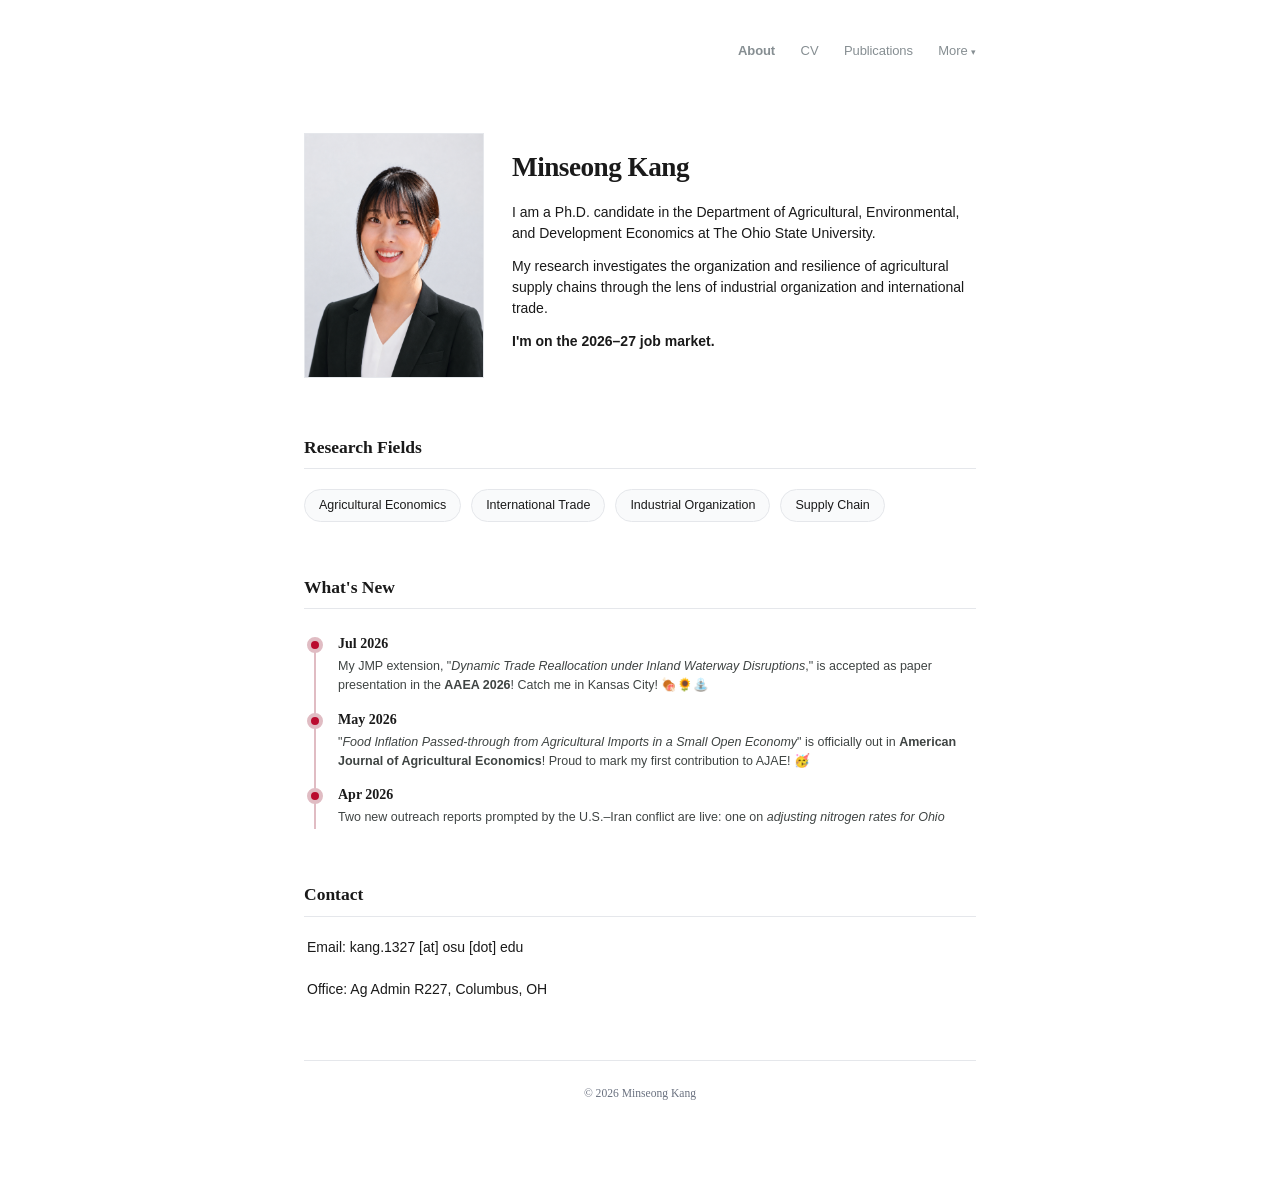
<file: index.html>
<!DOCTYPE html>
<!-- chanh.ee 스타일의 미니멀 학술 포트폴리오 사이트 -->
<!-- "▼" 표시가 있는 부분을 본인 정보로 바꾸면 됩니다. -->
<html lang="en">
<head>
  <meta charset="UTF-8" />
  <meta name="viewport" content="width=device-width, initial-scale=1.0" />
  <title>Minseong Kang</title>
  <meta name="description" content="Minseong Kang — Ph.D. candidate in Agricultural, Environmental, and Development Economics at The Ohio State University. Research on agri-food supply chains, transportation, extreme weather, industrial organization, and international trade." />
  <meta name="author" content="Minseong Kang" />
  <!-- Lato 글꼴 불러오기 -->
  <link rel="preconnect" href="https://fonts.googleapis.com" />
  <link rel="preconnect" href="https://fonts.gstatic.com" crossorigin />
  <link href="https://fonts.googleapis.com/css2?family=Lato:wght@400;700&display=swap" rel="stylesheet" />
  <!-- GoatCounter (쿠키 없는 방문 통계) -->
  <script data-goatcounter="https://soyminseong.goatcounter.com/count"
          async src="//gc.zgo.at/count.js"></script>
  <!-- Google Analytics (GA4) -->
  <script async src="https://www.googletagmanager.com/gtag/js?id=G-K0W3YGVCZ0"></script>
  <script>
    window.dataLayer = window.dataLayer || [];
    function gtag(){dataLayer.push(arguments);}
    gtag('js', new Date());
    gtag('config', 'G-K0W3YGVCZ0');
  </script>
  <link rel="stylesheet" href="style.css" />
</head>
<body>
<main class="container">

  <!-- ===== 상단 네비게이션 ===== -->
  <nav class="topnav">
    <div class="nav-links">
      <a href="index.html" class="active">About</a>
      <a href="https://www.dropbox.com/scl/fi/qak8r7mz8bobqrrjjdyu9/CV_Minseong_Kang.pdf?rlkey=2enrabgiauzgzu0ejdsg5ez2p&st=vs70k3v3&dl=0" target="_blank">CV</a>
      <a href="publications.html">Publications</a>
      <span class="nav-dropdown">
        <a class="nav-more" onclick="this.parentNode.classList.toggle('open')">More <span class="caret">▾</span></a>
        <span class="dropdown-menu">
          <a href="teaching.html">Teaching</a>
          <a href="extension.html">Extension</a>
          <a href="data.html">Data &amp; Code</a>
        </span>
      </span>
    </div>
  </nav>

  <!-- ===== 히어로 (사진 + 소개) ===== -->
  <section id="about" class="hero">
    <!-- ▼ 프로필 사진 -->
    <img class="avatar" src="profile.jpg" alt="Minseong Kang"
         onerror="this.style.background='#e8e8e8';this.removeAttribute('src');" />
    <div class="hero-text">
      <h1>Minseong Kang</h1>
      <p>
        I am a Ph.D. candidate in the
        <a href="https://aede.osu.edu/" target="_blank">Department of Agricultural,
        Environmental, and Development Economics</a> at
        <a href="https://www.osu.edu/" target="_blank">The Ohio State University</a>.
      </p>
      <p>
        My research investigates the organization and resilience of
        agricultural supply chains through the lens of industrial
        organization and international trade.
      </p>
      <p>
        <span class="semi">I'm on the 2026–27 job market.</span>
      </p>
    </div>
  </section>

  <!-- ===== Research Fields ===== -->
  <section id="research" class="block">
    <h2>Research Fields</h2>
    <div class="fields">
      <span class="field">Agricultural Economics</span>
      <span class="field">International Trade</span>
      <span class="field">Industrial Organization</span>
      <span class="field">Supply Chain</span>
    </div>
  </section>

  <!-- ===== Recent News & Publications (최근 소식) ===== -->
  <section id="news" class="block">
    <h2>What's New</h2>
    <!-- 박스 안에서 스크롤됩니다. 높이는 style.css의 .timeline-scroll max-height로 조절 -->
    <div class="timeline-scroll">
      <ul class="timeline">
        <!-- ▼ li 하나가 소식 하나입니다. 복사해서 늘리거나 지우세요. -->
        <li>
          <span class="tl-date">Jul 2026</span>
          <p>My JMP extension, "<em>Dynamic Trade Reallocation under Inland Waterway Disruptions</em>," is
          accepted as paper presentation in the <strong>AAEA 2026</strong>! Catch me in
          Kansas City! 🍖🌻⛲</p>
        </li>
        <li>
          <span class="tl-date">May 2026</span>
          <p>"<a href="https://onlinelibrary.wiley.com/doi/10.1002/ajae.70063" target="_blank">Food
          Inflation Passed-through from Agricultural Imports in a Small Open Economy</a>" is officially out
          in <strong>American Journal of Agricultural Economics</strong>! Proud to mark my first
          contribution to AJAE! 🥳</p>
        </li>
        <li>
          <span class="tl-date">Apr 2026</span>
          <p>Two new outreach reports prompted by the U.S.–Iran conflict are live: one on
          <a href="https://aede.osu.edu/sites/default/files/2026-04/Kang%20and%20Lee%20-%20Corn%20Nitrogen%20Rates.pdf" target="_blank"><em>adjusting
          nitrogen rates for Ohio corn producers</em></a>, and another
          <a href="https://gelade1.substack.com/p/has-the-us-iran-war-raised-prices" target="_blank"><em>asking
          how much the war actually moved soybean prices</em></a>.</p>
        </li>
        <li>
          <span class="tl-date">Apr 2026</span>
          <p>Had a great time presenting my paper on <em>the resilience benefits of the renewable
          diesel boom</em> at the <strong>2026 NCCC-134 Annual Meeting</strong> in Chicago!</p>
        </li>
        <li>
          <span class="tl-date">Mar 2026</span>
          <p>My <a class="noital" href="https://papers.ssrn.com/sol3/papers.cfm?abstract_id=5944294" target="_blank">JMP on <em>the economic costs of barge disruptions</em></a> has received an R&amp;R at the
          <strong>AJAE</strong>! 🤞</p>
        </li>
        <li>
          <span class="tl-date">Feb 2026</span>
          <p>Our article on
          <a href="https://www.choicesmagazine.org/choices-magazine/submitted-articles/uneven-state-level-exposure-to-potential-us-tariff-disputes-with-canada-and-mexico" target="_blank">state-level
          exposure to U.S. tariff disputes</a> is now published in <strong>Choices</strong>. Go give
          it a read! 👀</p>
        </li>
      </ul>
    </div>
  </section>

  <!-- ===== Contact ===== -->
  <section id="contact" class="block">
    <h2>Contact</h2>
    <p class="contact-line">Email: <a href="mailto:kang.1327@osu.edu">kang.1327 [at] osu [dot] edu</a></p>
    <p class="contact-line" style="margin-top: 1.5em;">Office: Ag Admin R227, Columbus, OH</p>
  </section>

  <!-- ===== 하단 ===== -->
  <footer>
    <p>© 2026 Minseong Kang</p>
  </footer>

</main>
</body>
</html>
</file>
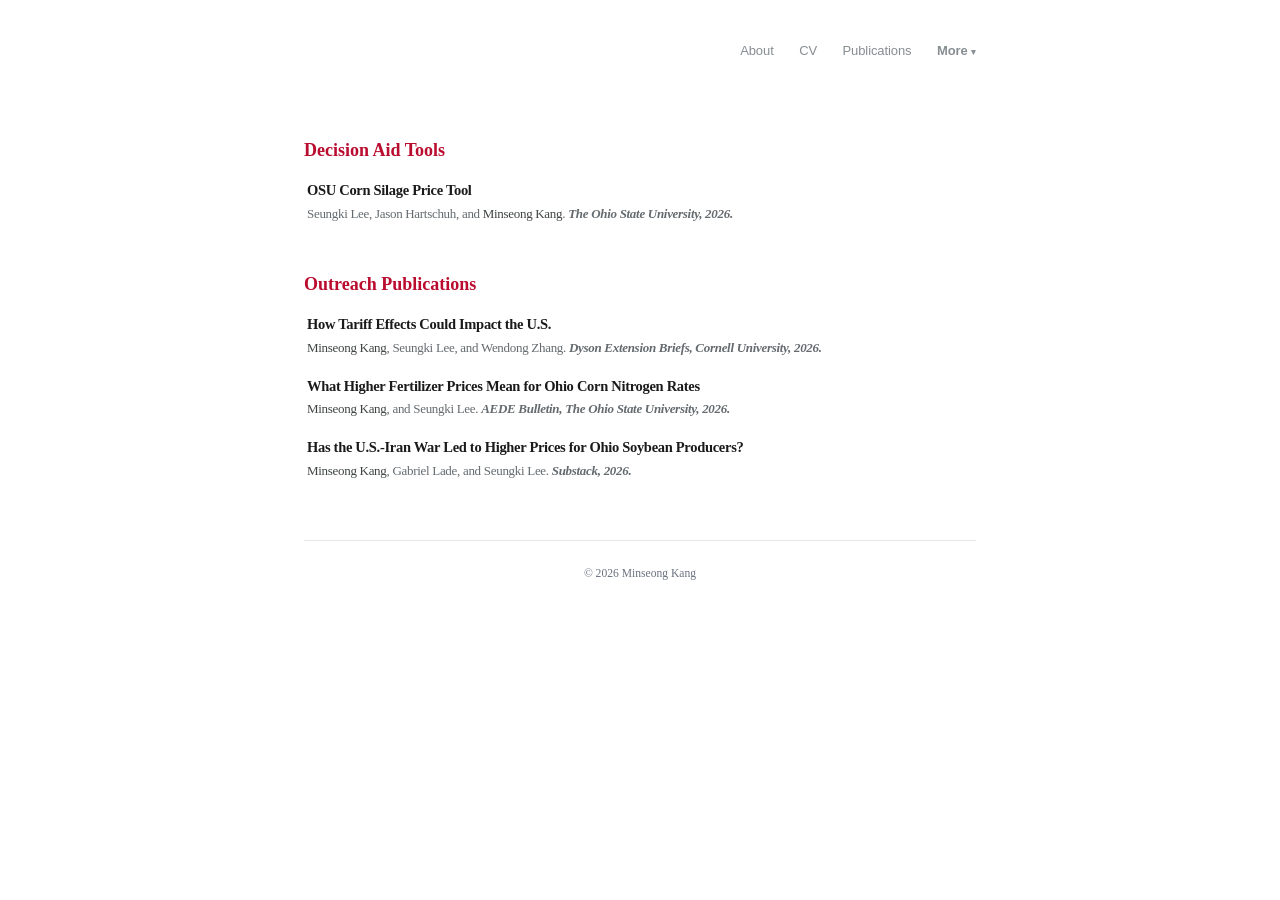
<file: extension.html>
<!DOCTYPE html>
<!-- Extension 페이지 -->
<html lang="en">
<head>
  <meta charset="UTF-8" />
  <meta name="viewport" content="width=device-width, initial-scale=1.0" />
  <title>Extension | Minseong Kang</title>
  <!-- GoatCounter (쿠키 없는 방문 통계) -->
  <script data-goatcounter="https://soyminseong.goatcounter.com/count"
          async src="//gc.zgo.at/count.js"></script>
  <!-- Google Analytics (GA4) -->
  <script async src="https://www.googletagmanager.com/gtag/js?id=G-K0W3YGVCZ0"></script>
  <script>
    window.dataLayer = window.dataLayer || [];
    function gtag(){dataLayer.push(arguments);}
    gtag('js', new Date());
    gtag('config', 'G-K0W3YGVCZ0');
  </script>
  <link rel="stylesheet" href="style.css" />
</head>
<body>
<main class="container">

  <!-- ===== 상단 네비게이션 ===== -->
  <nav class="topnav">
    <div class="nav-links">
      <a href="index.html">About</a>
      <a href="https://www.dropbox.com/scl/fi/qak8r7mz8bobqrrjjdyu9/CV_Minseong_Kang.pdf?rlkey=2enrabgiauzgzu0ejdsg5ez2p&st=vs70k3v3&dl=0" target="_blank">CV</a>
      <a href="publications.html">Publications</a>
      <span class="nav-dropdown">
        <a class="nav-more active" onclick="this.parentNode.classList.toggle('open')">More <span class="caret">▾</span></a>
        <span class="dropdown-menu">
          <a href="teaching.html">Teaching</a>
          <a href="extension.html" class="active">Extension</a>
          <a href="data.html">Data &amp; Code</a>
        </span>
      </span>
    </div>
  </nav>

  <!-- ===== Extension ===== -->
  <section id="extension" class="block">

    <!-- ===== Decision Aid Tools ===== -->
    <h3 class="pub-cat">Decision Aid Tools</h3>

    <article class="pub-item">
      <p class="pub-title"><a class="title-link" href="https://go.osu.edu/silagepricing" target="_blank">OSU Corn Silage Price Tool</a></p>
      <p class="pub-authors"><a href="https://sites.google.com/view/seungkilee/home" target="_blank">Seungki Lee</a>, Jason Hartschuh, and <span class="me">Minseong Kang</span>. <em><strong>The Ohio State University, 2026.</strong></em></p>
    </article>

    <!-- ===== Outreach Publications ===== -->
    <h3 class="pub-cat">Outreach Publications</h3>

    <article class="pub-item">
      <p class="pub-title">How Tariff Effects Could Impact the U.S.</p>
      <p class="pub-authors"><span class="me">Minseong Kang</span>, <a href="https://sites.google.com/view/seungkilee/home" target="_blank">Seungki Lee</a>, and <a href="https://wendongzhang.weebly.com" target="_blank">Wendong Zhang</a>. <em><strong>Dyson Extension Briefs, Cornell University, 2026.</strong></em></p>
    </article>

    <article class="pub-item">
      <p class="pub-title"><a class="title-link" href="https://bpb-us-w2.wpmucdn.com/u.osu.edu/dist/9/126967/files/2026/05/Q22026-What-Higher-Fertilizer-Prices-Mean-for-Ohio-Corn-Nitrogen-Rates.pdf" target="_blank">What Higher Fertilizer Prices Mean for Ohio Corn Nitrogen Rates</a></p>
      <p class="pub-authors"><span class="me">Minseong Kang</span>, and <a href="https://sites.google.com/view/seungkilee/home" target="_blank">Seungki Lee</a>. <em><strong>AEDE Bulletin, The Ohio State University, 2026.</strong></em></p>
    </article>

    <article class="pub-item">
      <p class="pub-title"><a class="title-link" href="https://gelade1.substack.com/p/has-the-us-iran-war-raised-prices" target="_blank">Has the U.S.-Iran War Led to Higher Prices for Ohio Soybean Producers?</a></p>
      <p class="pub-authors"><span class="me">Minseong Kang</span>, <a href="https://gabe-lade.github.io" target="_blank">Gabriel Lade</a>, and <a href="https://sites.google.com/view/seungkilee/home" target="_blank">Seungki Lee</a>. <em><strong>Substack, 2026.</strong></em></p>
    </article>

  </section>

  <!-- ===== 하단 ===== -->
  <footer>
    <p>© 2026 Minseong Kang</p>
  </footer>

</main>
</body>
</html>
</file>
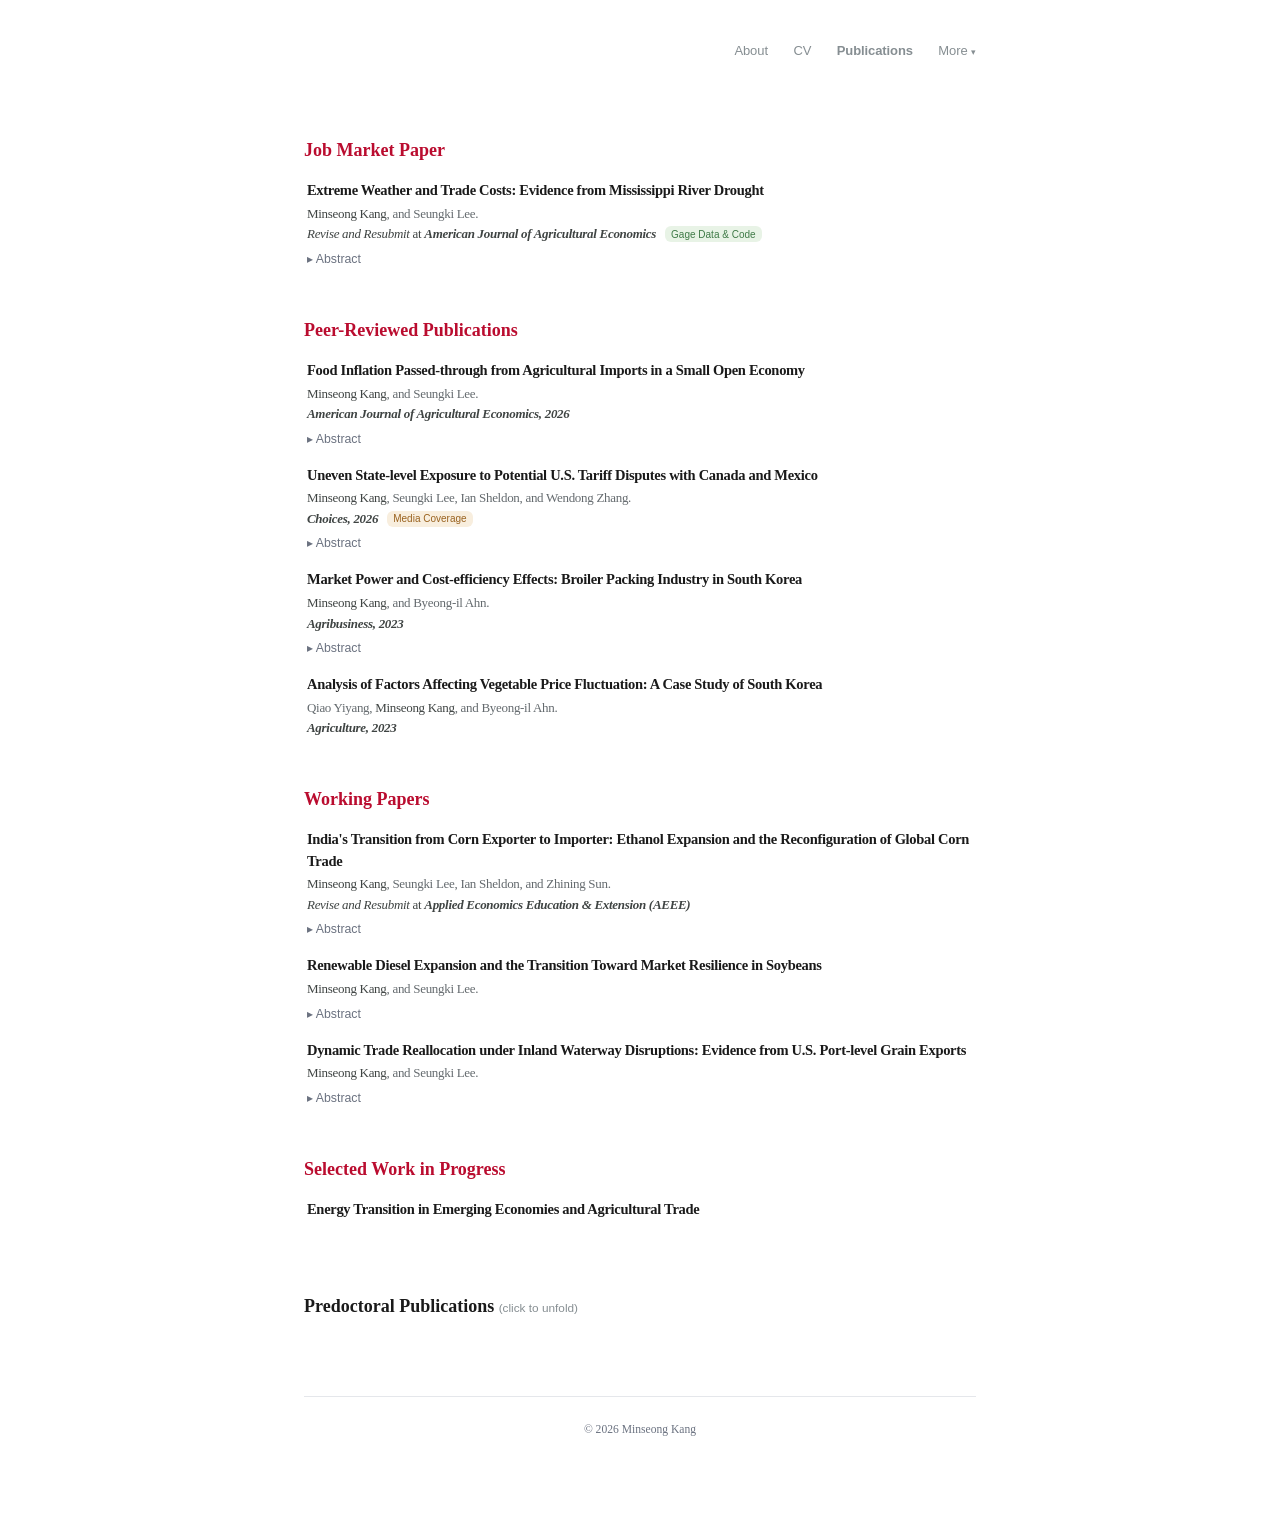
<file: publications.html>
<!DOCTYPE html>
<!-- Publications 페이지 -->
<html lang="en">
<head>
  <meta charset="UTF-8" />
  <meta name="viewport" content="width=device-width, initial-scale=1.0" />
  <title>Publications | Minseong Kang</title>
  <!-- GoatCounter (쿠키 없는 방문 통계) -->
  <script data-goatcounter="https://soyminseong.goatcounter.com/count"
          async src="//gc.zgo.at/count.js"></script>
  <!-- Google Analytics (GA4) -->
  <script async src="https://www.googletagmanager.com/gtag/js?id=G-K0W3YGVCZ0"></script>
  <script>
    window.dataLayer = window.dataLayer || [];
    function gtag(){dataLayer.push(arguments);}
    gtag('js', new Date());
    gtag('config', 'G-K0W3YGVCZ0');
  </script>
  <link rel="stylesheet" href="style.css" />
</head>
<body>
<main class="container">

  <!-- ===== 상단 네비게이션 ===== -->
  <nav class="topnav">
    <div class="nav-links">
      <a href="index.html">About</a>
      <a href="https://www.dropbox.com/scl/fi/qak8r7mz8bobqrrjjdyu9/CV_Minseong_Kang.pdf?rlkey=2enrabgiauzgzu0ejdsg5ez2p&st=vs70k3v3&dl=0" target="_blank">CV</a>
      <a href="publications.html" class="active">Publications</a>
      <span class="nav-dropdown">
        <a class="nav-more" onclick="this.parentNode.classList.toggle('open')">More <span class="caret">▾</span></a>
        <span class="dropdown-menu">
          <a href="teaching.html">Teaching</a>
          <a href="extension.html">Extension</a>
          <a href="data.html">Data &amp; Code</a>
        </span>
      </span>
    </div>
  </nav>

  <!-- ===== Publications ===== -->
  <!-- 형식: 제목(검정 굵게) / 저자 줄(본인 이름 .me 스칼렛) / 학회·저널(굵게) + 링크(.pub-link) -->
  <!-- 초록은 <details>로 접혀 있고 "Abstract"를 클릭하면 펼쳐집니다. -->
  <section id="publications" class="block">

    <!-- ===== Job Market Paper ===== -->
    <h3 class="pub-cat">Job Market Paper</h3>
    <article class="pub-item">
      <p class="pub-title"><a class="title-link" href="https://papers.ssrn.com/sol3/papers.cfm?abstract_id=5944294" target="_blank">Extreme Weather and Trade Costs: Evidence from Mississippi River Drought</a></p>
      <p class="pub-authors"><span class="me">Minseong Kang</span>, and <a href="https://sites.google.com/view/seungkilee/home" target="_blank">Seungki Lee</a>.</p>
      <p class="pub-venue"><span class="status">Revise and Resubmit</span> at <strong>American Journal of Agricultural Economics</strong><a class="data-badge" href="data.html">Gage Data &amp; Code</a></p>
      <details class="abstract">
        <summary>Abstract</summary>
        <p>This paper examines how localized inland waterway disruptions propagate through the U.S.
        grain trading network. We develop a partial-equilibrium model that characterizes river
        disruptions as segment-specific iceberg trade-cost shocks to trace how these shocks
        reallocate trade across routes and modes of domestic transportation. Empirically, we
        estimate shipment-specific trade elasticities with respect to barge rates by combining
        bilateral state-level trade flows across 10 non-consecutive years (2007–2024) with
        hydrological data. Using a route- and time-specific disruption index constructed from these
        river-level data as an instrument for barge freight rates, we show that river bottlenecks
        significantly inflate transportation costs and lead to substantial trade reallocation.
        Counterfactual simulations reveal that eliminating these disruptions would have increased
        aggregate grain trade by $54.7 billion (2.2%) over the study period, generating highly
        heterogeneous impacts across states and shipment types. Crucially, downstream bottlenecks
        generate far greater trade losses than comparable upstream shocks due to their higher
        network centrality, underscoring the critical need to spatially target investments based on
        their network-wide trade effects.</p>
      </details>
    </article>

    <!-- ===== Peer-Reviewed Publications ===== -->
    <h3 class="pub-cat">Peer-Reviewed Publications</h3>

    <article class="pub-item">
      <p class="pub-title"><a class="title-link" href="https://onlinelibrary.wiley.com/doi/10.1002/ajae.70063" target="_blank">Food Inflation Passed-through from Agricultural Imports in a Small Open Economy</a></p>
      <p class="pub-authors"><span class="me">Minseong Kang</span>, and <a href="https://sites.google.com/view/seungkilee/home" target="_blank">Seungki Lee</a>.</p>
      <p class="pub-venue"><strong>American Journal of Agricultural Economics, 2026</strong></p>
      <details class="abstract">
        <summary>Abstract</summary>
        <p>This paper develops a new framework to measure cost pass-through in a small open
        economy by estimating firm markup responses to imported crop price shocks. We
        theoretically show that pass-through varies with firms’ reliance on imported inputs and
        their demand curvature, generating heterogeneous inflationary effects. For empirical
        implementation, using financial statements from 10,911 food manufacturers (2000–2021),
        we document rising markup polarization and significant heterogeneity in markup
        elasticities across sectors and firm sizes under strategic pricing. Our pass-through
        measures reveal substantial underlying variation despite stable aggregate patterns; most
        notably, rising pass-through among firms less dependent on foreign crops. These findings
        underscore how strategic pricing and firm-specific characteristics shape equilibrium
        pass-through.</p>
      </details>
    </article>

    <article class="pub-item">
      <p class="pub-title"><a class="title-link" href="https://www.choicesmagazine.org/choices-magazine/submitted-articles/uneven-state-level-exposure-to-potential-us-tariff-disputes-with-canada-and-mexico" target="_blank">Uneven State-level Exposure to Potential U.S. Tariff Disputes with Canada and Mexico</a></p>
      <p class="pub-authors"><span class="me">Minseong Kang</span>, <a href="https://sites.google.com/view/seungkilee/home" target="_blank">Seungki Lee</a>, <a href="https://clas.osu.edu/people/sheldon.1" target="_blank">Ian Sheldon</a>, and <a href="https://wendongzhang.weebly.com" target="_blank">Wendong Zhang</a>.</p>
      <p class="pub-venue"><strong>Choices, 2026</strong><a class="media-badge" href="https://www.morningagclips.com/why-trade-wars-land-harder-in-some-states/" target="_blank">Media Coverage</a></p>
      <details class="abstract">
        <summary>Abstract</summary>
        <p>Using 2024 Freight Analysis Framework data, we assess US states’ uneven exposure
        potential to 2025 tariff shocks with Canada and Mexico. Results highlight a dual squeeze:
        Net-exporting states risk income losses from reduced foreign demand, while
        import-dependent states face rising food costs. Border states are particularly
        vulnerable.</p>
      </details>
    </article>

    <article class="pub-item">
      <p class="pub-title"><a class="title-link" href="https://doi.org/10.1002/agr.21805" target="_blank">Market Power and Cost-efficiency Effects: Broiler Packing Industry in South Korea</a></p>
      <p class="pub-authors"><span class="me">Minseong Kang</span>, and Byeong-il Ahn.</p>
      <p class="pub-venue"><strong>Agribusiness, 2023</strong></p>
      <details class="abstract">
        <summary>Abstract</summary>
        <p>The effects of industrial concentration on markups in the meatpacking industry remain
        the subject of ongoing global debate. Assuming a generalized Leontief cost structure for
        meatpackers, this paper develops a framework that decomposes the effect of concentration
        on markups into two opposing forces: a market-power effect and a cost-efficiency effect.
        Using firm-level broiler slaughtering records from South Korea (2017–2022), we find that
        rising concentration has gradually reduced packers' markups. This decline is driven
        primarily by the cost-efficiency effect, despite a stable market-power effect throughout
        the study period.</p>
      </details>
    </article>

    <article class="pub-item">
      <p class="pub-title"><a class="title-link" href="https://www.mdpi.com/2077-0472/13/3/577" target="_blank">Analysis of Factors Affecting Vegetable Price Fluctuation: A Case Study of South Korea</a></p>
      <p class="pub-authors">Qiao Yiyang, <span class="me">Minseong Kang</span>, and Byeong-il Ahn.</p>
      <p class="pub-venue"><strong>Agriculture, 2023</strong></p>
    </article>

    <!-- ===== Working Papers ===== -->
    <h3 class="pub-cat">Working Papers</h3>

    <article class="pub-item">
      <p class="pub-title">India's Transition from Corn Exporter to Importer: Ethanol Expansion and the Reconfiguration of Global Corn Trade</p>
      <p class="pub-authors"><span class="me">Minseong Kang</span>, <a href="https://sites.google.com/view/seungkilee/home" target="_blank">Seungki Lee</a>, <a href="https://clas.osu.edu/people/sheldon.1" target="_blank">Ian Sheldon</a>, and <a href="https://sites.google.com/view/zhiningsun" target="_blank">Zhining Sun</a>.</p>
      <p class="pub-venue"><span class="status">Revise and Resubmit</span> at <strong>Applied Economics Education &amp; Extension (AEEE)</strong></p>
      <details class="abstract">
        <summary>Abstract</summary>
        <p>India's rapid expansion of ethanol production is emerging as a force reshaping the global
        corn market. Once a key regional corn exporter serving Asian feed markets, India redirected
        its domestic corn surplus to ethanol production under the Ethanol Blended Petrol program and
        became a net corn importer in 2023. Using CEPII-BACI bilateral trade data, this study traces
        how this policy-driven exporter-to-importer reversal has altered India's trade position and
        reallocated import demand among countries that had previously relied on imports of Indian
        corn. The findings indicate that policy-induced changes in domestic corn use can redirect
        bilateral trade flows and generate broader spillover effects across global agricultural
        markets.</p>
      </details>
    </article>

    <article class="pub-item">
      <p class="pub-title"><a class="title-link" href="https://ageconsearch.umn.edu/record/404828/?v=pdf" target="_blank">Renewable Diesel Expansion and the Transition Toward Market Resilience in Soybeans</a></p>
      <p class="pub-authors"><span class="me">Minseong Kang</span>, and <a href="https://sites.google.com/view/seungkilee/home" target="_blank">Seungki Lee</a>.</p>
      <details class="abstract">
        <summary>Abstract</summary>
        <p>The U.S. renewable diesel boom sharply expanded domestic soybean crushing, drawing a
        growing share of the crop into local processing and away from barge-borne exports down the
        Mississippi River. We ask whether this supply chain reorganization buffered inland soybean
        prices against river droughts. We estimate a storage-based structural VAR that allows crush
        activity to respond endogenously to market conditions, and identify river-disruption shocks
        using theory-based elasticity bounds. Holding crush activity at its pre-boom level, in the
        counterfactual analysis, reveals lower inland spot prices by 5.5% on average over 2021–2024.
        The results indicate that renewable diesel expansion changed not only the level of soybean
        demand, but also the price consequences of recurrent transportation shocks.</p>
      </details>
    </article>

    <article class="pub-item">
      <p class="pub-title"><a class="title-link" href="https://ageconsearch.umn.edu/record/404679/?v=pdf" target="_blank">Dynamic Trade Reallocation under Inland Waterway Disruptions: Evidence from
        U.S. Port-level Grain Exports</a></p>
      <p class="pub-authors"><span class="me">Minseong Kang</span>, and <a href="https://sites.google.com/view/seungkilee/home" target="_blank">Seungki Lee</a>.</p>
      <details class="abstract">
        <summary>Abstract</summary>
        <p>Using monthly export data for 178 ports over 2013–2025, this study examines how the
        U.S. port network reallocates grain shipments when river navigation deteriorates. The
        dynamic causal impact of river disruption on port-level trade flows are estimated using a
        two-stage local-projection control function framework, instrumenting grain barge rates
        with localized hydrological variations across 46 monitoring gauges. We find that the U.S.
        port network buffers inland waterway disruptions only in the short-run. Initial buffers
        temporarily shield Gulf exports, but sustained losses emerge as these margins collapse.
        Ultimately, the speed and scope of port reallocation hinge upon supply chain
        diversification and seasonal contractual rigidity.</p>
      </details>
    </article>

    <!-- ===== Selected Work in Progress ===== -->
    <h3 class="pub-cat">Selected Work in Progress</h3>
    <article class="pub-item">
      <p class="pub-title black">Energy Transition in Emerging Economies and Agricultural Trade</p>
    </article>

    <!-- ===== Predoctoral Publications (클릭하면 펼쳐짐) ===== -->
    <details class="predoc-fold">
    <summary class="pub-cat predoc-head">Predoctoral Publications <span class="fold-hint">(click to unfold)</span></summary>
    <p class="pub-foot">* Written in Korean and published in Korean journals.</p>

    <div class="predoc">
    <article class="pub-item">
      <p class="pub-title">Welfare Analysis of Changing Payment Method in Food Transfers: A Graphical Analysis</p>
      <p class="pub-authors"><span class="me">Kang, M.</span>, and Ahn, B.I.</p>
      <p class="pub-venue"><strong>The Korean Journal of Agricultural Economics, 2022</strong>, 44(3), 53-74.</p>
    </article>

    <article class="pub-item">
      <p class="pub-title">Estimation of Welfare Effects of Changing Payment Method in Food Transfers</p>
      <p class="pub-authors"><span class="me">Kang, M.</span>, and Ahn, B.I.</p>
      <p class="pub-venue"><strong>Korean Journal of Agricultural Management and Policy, 2022</strong>, 49(2), 289-307.</p>
    </article>

    <article class="pub-item">
      <p class="pub-title">Heterogeneity in Purchasing Behavior for Eco-friendly Labeled Food Between
        Households with and without Children</p>
      <p class="pub-authors"><span class="me">Kang, M.</span>, Nam, K., and Ahn, B.I.</p>
      <p class="pub-venue"><strong>The Korean Journal of Agricultural Economics, 2021</strong>, 62(3), 55-77.</p>
    </article>

    <article class="pub-item">
      <p class="pub-title">The Effect of the Improper Solicitation and Graft Act on the Fruit Demand in Korea</p>
      <p class="pub-authors"><span class="me">Kang, M.</span>, Nam, K., and Ahn, B.I.</p>
      <p class="pub-venue"><strong>Journal of Rural Development, 2020</strong>, 43(4), 45-62.</p>
    </article>

    <article class="pub-item">
      <p class="pub-title">Forecasting Model for Hanwoo Considering the Change in the Net Number of Breeding Cattle</p>
      <p class="pub-authors">Lim, H., Qiao, Y., Kang, J., <span class="me">Kang, M.</span>, and Ahn, B.I.</p>
      <p class="pub-venue"><strong>Korean Journal of Agricultural Management and Policy, 2022</strong>, 49(2), 354-372.</p>
    </article>

    <article class="pub-item">
      <p class="pub-title">An Analysis of the Effect of Public Subsidies on Income Inequality of Forestry
        Household using Gini Coefficient Decomposition</p>
      <p class="pub-authors">Nam, K., Qiao, Y., Kang, J., <span class="me">Kang, M.</span>, and Ahn, B.I.</p>
      <p class="pub-venue"><strong>Korean Journal of Agricultural Management and Policy, 2021</strong>, 48(3), 441-466.</p>
    </article>

    <article class="pub-item">
      <p class="pub-title">The Domestic Wood Industry’s Contribution to the National Economy and Its Growth Factors</p>
      <p class="pub-authors">Nam, K., Lim, H., <span class="me">Kang, M.</span>, and Ahn, B.I.</p>
      <p class="pub-venue"><strong>Journal of Rural Development, 2021</strong>, 44(3), 53-74.</p>
    </article>
    </div>
    </details>

  </section>

  <!-- ===== 하단 ===== -->
  <footer>
    <p>© 2026 Minseong Kang</p>
  </footer>

</main>
</body>
</html>
</file>
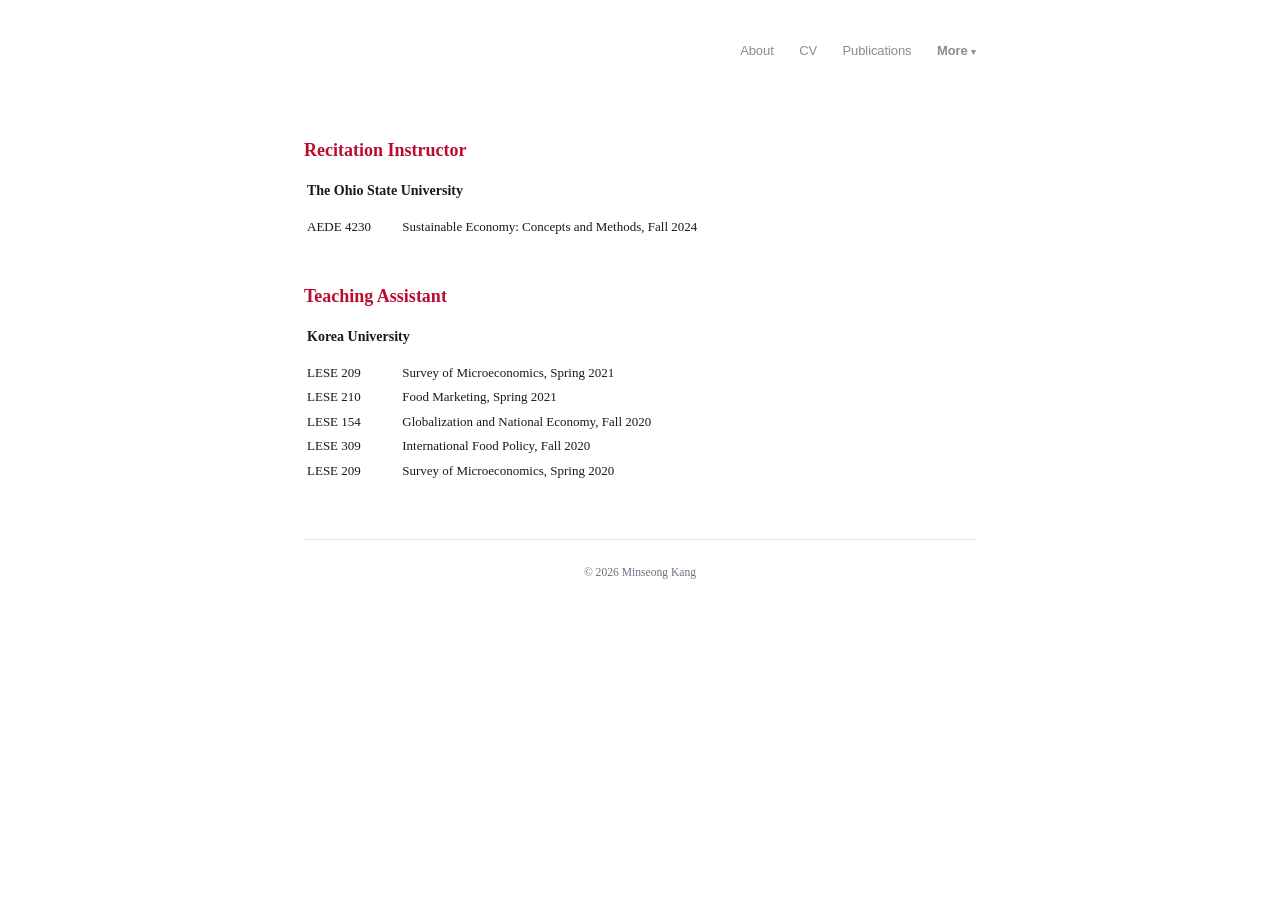
<file: teaching.html>
<!DOCTYPE html>
<!-- Teaching 페이지 -->
<html lang="en">
<head>
  <meta charset="UTF-8" />
  <meta name="viewport" content="width=device-width, initial-scale=1.0" />
  <title>Teaching | Minseong Kang</title>
  <!-- GoatCounter (쿠키 없는 방문 통계) -->
  <script data-goatcounter="https://soyminseong.goatcounter.com/count"
          async src="//gc.zgo.at/count.js"></script>
  <!-- Google Analytics (GA4) -->
  <script async src="https://www.googletagmanager.com/gtag/js?id=G-K0W3YGVCZ0"></script>
  <script>
    window.dataLayer = window.dataLayer || [];
    function gtag(){dataLayer.push(arguments);}
    gtag('js', new Date());
    gtag('config', 'G-K0W3YGVCZ0');
  </script>
  <link rel="stylesheet" href="style.css" />
</head>
<body>
<main class="container">

  <!-- ===== 상단 네비게이션 ===== -->
  <nav class="topnav">
    <div class="nav-links">
      <a href="index.html">About</a>
      <a href="https://www.dropbox.com/scl/fi/qak8r7mz8bobqrrjjdyu9/CV_Minseong_Kang.pdf?rlkey=2enrabgiauzgzu0ejdsg5ez2p&st=vs70k3v3&dl=0" target="_blank">CV</a>
      <a href="publications.html">Publications</a>
      <span class="nav-dropdown">
        <a class="nav-more active" onclick="this.parentNode.classList.toggle('open')">More <span class="caret">▾</span></a>
        <span class="dropdown-menu">
          <a href="teaching.html" class="active">Teaching</a>
          <a href="extension.html">Extension</a>
          <a href="data.html">Data &amp; Code</a>
        </span>
      </span>
    </div>
  </nav>

  <!-- ===== Teaching ===== -->
  <section id="teaching" class="block">

    <!-- ===== Recitation Instructor ===== -->
    <h3 class="pub-cat">Recitation Instructor</h3>
    <p class="teach-inst">The Ohio State University</p>
    <ul class="course-list">
      <li><span class="course-code">AEDE 4230</span> Sustainable Economy: Concepts and Methods, Fall 2024</li>
    </ul>

    <!-- ===== Teaching Assistant ===== -->
    <h3 class="pub-cat">Teaching Assistant</h3>
    <p class="teach-inst">Korea University</p>
    <ul class="course-list">
      <li><span class="course-code">LESE 209</span> Survey of Microeconomics, Spring 2021</li>
      <li><span class="course-code">LESE 210</span> Food Marketing, Spring 2021</li>
      <li><span class="course-code">LESE 154</span> Globalization and National Economy, Fall 2020</li>
      <li><span class="course-code">LESE 309</span> International Food Policy, Fall 2020</li>
      <li><span class="course-code">LESE 209</span> Survey of Microeconomics, Spring 2020</li>
    </ul>

  </section>

  <!-- ===== 하단 ===== -->
  <footer>
    <p>© 2026 Minseong Kang</p>
  </footer>

</main>
</body>
</html>
</file>
<file: style.css>
/* ===== chanh.ee / beking0912 스타일: 밝고 깔끔한 미니멀 ===== */
/* 색상이나 폭을 바꾸고 싶으면 아래 값만 수정하세요 */
:root {
  --bg: #ffffff;        /* 배경 (흰색) */
  --text: #1a1a1a;      /* 글자색 */
  --muted: #6b7280;     /* 흐린 글자 (날짜, 설명) */
  --accent: #ba0c2f;    /* OSU 스칼렛 (링크 hover, 강조색) */
  --border: #e5e7eb;    /* 구분선 */
  --max-width: 720px;   /* 본문 폭 (좁을수록 학술 느낌) */
}

* { margin: 0; padding: 0; box-sizing: border-box; }
html { scroll-behavior: smooth; }

body {
  font-family: "Charter", "Bitstream Charter", "Sitka Text", Cambria,
               Georgia, "Apple SD Gothic Neo", "맑은 고딕", serif;
  background: var(--bg);
  color: var(--text);
  line-height: 1.5;
  font-size: 14px;
  -webkit-font-smoothing: antialiased;
}

.container {
  max-width: var(--max-width);
  margin: 0 auto;
  padding: 40px 24px 80px;
}

/* 링크: 평소엔 본문과 같은 색 + 밑줄 없음, 마우스 올리면 스칼렛 + 밑줄 */
a { color: inherit; text-decoration: none; }
a:hover { color: var(--accent); text-decoration: underline; }

/* ===== 상단 네비게이션 ===== */
.topnav {
  display: flex;
  justify-content: flex-end;
  align-items: center;
  flex-wrap: wrap;
  gap: 12px;
  padding-bottom: 28px;
  margin-bottom: 44px;
}
.nav-links a { margin-left: 22px; font-weight: 400; font-size: 13px; color: #868e92; font-family: Arial, "Helvetica Neue", Helvetica, sans-serif; letter-spacing: -0.1px; }
.nav-links a.active { font-weight: 700; }   /* 선택된 메뉴: 볼드 (색 강조 없음) */
/* ===== More 드롭다운 (Teaching / Extension) ===== */
.nav-dropdown { position: relative; display: inline-block; margin-left: 22px; }
.nav-dropdown .nav-more { margin-left: 0; cursor: pointer; }
.nav-dropdown .caret { font-size: 9px; }
.nav-dropdown .dropdown-menu {
  display: none; position: absolute; right: 0; top: calc(100% + 7px);
  background: #fff; border: 1px solid #ececec; border-radius: 7px;
  box-shadow: 0 5px 16px rgba(0,0,0,0.09);
  padding: 5px 0; min-width: 116px; z-index: 20; text-align: left;
}
.nav-dropdown.open .dropdown-menu { display: block; }
.nav-dropdown .dropdown-menu a { display: block; margin-left: 0; padding: 6px 15px; white-space: nowrap; }
.nav-dropdown .dropdown-menu a:hover { background: #f6f6f6; }
.social a { margin-left: 14px; color: var(--muted); font-size: 0.9rem; }

/* ===== 히어로 (사진 + 소개) ===== */
.hero { display: flex; gap: 28px; align-items: center; margin-bottom: 56px; }
.hero-left { display: flex; flex-direction: column; align-items: center; flex-shrink: 0; }
.avatar-email {
  margin-top: 8px;
  font-size: 12px;
  font-family: Arial, "Helvetica Neue", Helvetica, sans-serif;
  color: #646a6e;
  text-align: center;
  word-break: break-all;
  max-width: 180px;
}
.avatar {
  width: 180px; height: auto;
  border-radius: 0;
  flex-shrink: 0;
  border: 1px solid var(--border);
}
.hero-text { font-family: Arial, "Helvetica Neue", Helvetica, "Apple SD Gothic Neo", sans-serif; text-align: left; }
.hero-text h1 {
  font-family: "Charter", "Bitstream Charter", Georgia, serif;   /* 이름만 Charter */
  font-size: 1.7rem; margin-bottom: 14px; font-weight: 720; letter-spacing: -0.5px;
}
.hanja { color: var(--muted); font-weight: 400; font-size: 1.1rem; }
.hero-text p { margin-bottom: 12px; }
.semi { font-weight: 600; }   /* semibold */
.email-line { color: var(--text); font-size: 14px; margin-top: 14px; }
.email-line em { font-style: normal; }

/* ===== 섹션 공통 ===== */
.block { margin-bottom: 52px; }
.block h2 {
  font-size: 17.5px;
  margin-bottom: 20px;
  padding-bottom: 8px;
  border-bottom: 1px solid var(--border);
}

/* ===== Research Fields 태그 ===== */
.fields { display: flex; flex-wrap: wrap; gap: 10px; }
.field {
  border: 1px solid var(--border);
  background: #f9fafb;
  padding: 6px 14px;
  border-radius: 999px;
  font-size: 12.5px;
  font-family: -apple-system, "Apple SD Gothic Neo", sans-serif;
}

/* ===== What's New 타임라인 (스크롤되는 박스) ===== */
.timeline-scroll {
  max-height: 200px;        /* ← 박스 높이. 이 값을 키우면 더 많이 보입니다 */
  overflow-y: auto;
  padding: 4px 16px 4px 4px;
}
/* 작은 스크롤바 (크롬/사파리) */
.timeline-scroll::-webkit-scrollbar { width: 8px; }
.timeline-scroll::-webkit-scrollbar-track { background: transparent; }
.timeline-scroll::-webkit-scrollbar-thumb {
  background: #c4c4c4;
  border-radius: 4px;
}
.timeline-scroll::-webkit-scrollbar-thumb:hover { background: #a0a0a0; }
/* 작은 스크롤바 (파이어폭스) */
.timeline-scroll { scrollbar-width: thin; scrollbar-color: #c4c4c4 transparent; }

/* 점-선으로 이어지는 타임라인 */
.timeline { list-style: none; position: relative; padding-left: 30px; }
.timeline::before {           /* 세로 연결선 */
  content: "";
  position: absolute;
  left: 6px; top: 8px; bottom: 8px;
  width: 2px;
  background: #e0bcc3;
}
.timeline li { position: relative; margin-bottom: 14px; }
.timeline li:last-child { margin-bottom: 4px; }
.timeline li::before {        /* 2중 동심원: 진한 안쪽 점 + 연한 바깥 링 */
  content: "";
  position: absolute;
  left: -31px; top: 4px;
  width: 8px; height: 8px;
  border-radius: 50%;
  background: var(--accent);
  border: 4px solid #e0bcc3;
}
.tl-date { font-weight: 700; display: block; margin-bottom: 3px; }
.timeline p { margin: 0; color: #3f4443; font-size: 12.5px; font-family: Arial, "Helvetica Neue", Helvetica, sans-serif; }
.timeline p a { font-style: italic; }   /* 페이퍼·프로젝트 제목 요약 링크는 이탤릭 */
.timeline p a.noital { font-style: normal; }   /* 예외: 이탤릭 제외 (예: JMP) */
.timeline p strong { font-weight: 580; }   /* 저널·컨퍼런스 이름 굵기 */

/* Publications 전반 자간 줄이기 (abstract 제외) */
#publications, #extension { letter-spacing: -0.3px; }
#publications .abstract,
#publications .pub-cat,
#extension .pub-cat { letter-spacing: normal; }   /* 초록·헤딩은 자간 제외 */

/* ===== Publications ===== */
.pub-cat {                       /* 카테고리 소제목 (Job Market Paper 등) */
  font-size: 18px;
  font-weight: 700;
  color: var(--accent);
  margin: 48px 0 16px;
}
.pub-item { margin-bottom: 16px; padding-left: 3px; }   /* 헤딩 아래 논문 들여쓰기 */
#extension .pub-item { margin-bottom: 18px; }   /* Extension만 항목 간격 넓게 */
.pub-title { font-weight: 600; font-size: 14.5px; margin-bottom: 2px; color: var(--text); }
a.title-link { color: inherit; }
a.title-link:hover { color: inherit; text-decoration: underline; }   /* 제목 링크: 검정 유지, hover 시 밑줄 */
.pub-meta { font-weight: 400; color: var(--text); }
.pub-cite { font-size: 12px; margin-bottom: 2px; }
.pub-note { color: var(--text); font-size: 12px; margin-bottom: 2px; }
.pub-authors { color: #646a6e; font-size: 13px; margin-bottom: 1px; }   /* 다른 저자 색 */
.pub-venue   { color: #3f4443; font-size: 13px; margin-bottom: 2px; }   /* 저널 줄 (저널명 볼드) */
.pub-venue strong { font-style: italic; }           /* 저널명 이탤릭 */
.pub-venue .status { font-style: italic; }           /* 상태 문구(Revise and Resubmit)는 이탤릭 */
/* ===== Data 페이지 ===== */
.data-intro { color: #3f4443; font-size: 14.5px; margin: 0 0 22px 3px; }
#data .pub-title { font-size: 16.5px; }
.data-item > summary { cursor: pointer; display: inline-block; list-style: none; }
.data-item > summary::-webkit-details-marker { display: none; }
.data-item > summary::before { content: "▸"; font-size: 1.5em; margin-right: 9px; }
.data-item[open] > summary::before { content: "▾"; }
.data-desc { color: #646a6e; font-size: 14px; margin: 1px 0 14px; line-height: 1.6; font-family: "Pretendard", "Apple SD Gothic Neo", sans-serif; }
.data-bullets { margin: 22px 0 0; padding-left: 0; list-style: none; }
.data-bullets li { color: #646a6e; font-size: 14px; line-height: 1.6; margin-bottom: 14px; font-family: "Pretendard", "Apple SD Gothic Neo", sans-serif; position: relative; padding-left: 1.3em; }
.data-bullets li::before { content: "\25AA"; position: absolute; left: 0; color: #646a6e; }
.data-bullets li:last-child { margin-bottom: 0; }
.data-links { font-size: 16.5px; margin: 18px 0 14px; font-family: "Maple Mono", ui-monospace, monospace; }
.data-links a { text-decoration: underline; }
.data-source { font-size: 14.5px; color: #646a6e; font-style: italic; margin: 4px 0 0; }
.data-img { display: block; width: 500px; max-width: 100%; height: auto; margin: 8px 0 12px; border: 1px solid #000; }
.me { font-weight: 400; color: #3f4443; }            /* 본인 이름 색 */
.contact-line { font-family: Arial, "Helvetica Neue", Helvetica, sans-serif; padding-left: 3px; }   /* Contact 이메일 줄 */
.pub-link { text-decoration: underline; margin-left: 7px; }  /* Paper·Website·Code 링크 */
.media-badge {                /* 미디어 보도 배지 (둥근 사각) */
  display: inline-block; margin-left: 9px; padding: 0.5px 6px;
  font-family: Arial, "Helvetica Neue", Helvetica, sans-serif;
  font-size: 10px; font-weight: 400; line-height: 1.5;
  color: #9a6320; background: #f8eede; border-radius: 6px;
  text-decoration: none; letter-spacing: normal;
  vertical-align: middle; position: relative; top: -1px;
}
.media-badge:hover { background: #f1e2c9; }
.data-badge {                /* Gage Data & Code 배지 (핑크/브릭레드) */
  display: inline-block; margin-left: 9px; padding: 0.5px 6px;
  font-family: Arial, "Helvetica Neue", Helvetica, sans-serif;
  font-size: 10px; font-weight: 400; line-height: 1.5;
  color: #3f7a47; background: #e8f3e6; border-radius: 6px;
  text-decoration: none; letter-spacing: normal;
  vertical-align: middle; position: relative; top: -1px;
}
.data-badge:hover { background: #dcecd7; }
.pub-foot { color: #868e92; font-size: 12px; margin: -6px 0 14px 3px; }  /* 작은 회색 노트 */
.predoc-head { margin-top: 72px; color: #1a1a1a; }   /* 예비박사 헤딩: 간격 + 어두운 색 */
summary.predoc-head { cursor: pointer; list-style: none; }   /* 클릭 가능 */
summary.predoc-head::-webkit-details-marker { display: none; }   /* 기본 삼각형 숨김 */
.fold-hint { font-size: 11.8px; font-weight: 400; color: #868e92;
  font-family: -apple-system, "Apple SD Gothic Neo", sans-serif; }   /* 작은 힌트 */
.predoc-fold[open] .fold-hint::after { content: ""; }

/* ===== Teaching ===== */
.teach-inst { font-weight: 700; font-size: 14px; margin: 4px 0 18px 3px; }   /* 기관명 (볼드, 아래 여백) */
.course-list { list-style: none; margin: 0 0 12px 3px; padding: 0; }
.course-list li { list-style: none; font-size: 13px; margin-bottom: 9px; line-height: 1.2; color: var(--text); }
.course-list li::marker { content: ""; }   /* bullet 완전 제거 */
.course-code { display: inline-block; min-width: 92px; }   /* 강의 코드 (정렬용) */
.predoc .pub-title,
.pub-title.black { color: var(--text); }             /* 검정 제목 (예비박사 / 진행중 연구 등) */
.predoc .pub-title  { font-size: 13.5px; }           /* 예비박사: 제목·저자·저널 -1px */
.predoc .pub-authors,
.predoc .pub-venue  { font-size: 12px; }

/* 논문 제목 링크: 평소 스칼렛, hover 시 밑줄 */
a.paper-link { color: var(--accent); }

/* 접히는 초록 (클릭하면 펼쳐짐) */
.abstract { margin-top: 4px; }
.abstract summary {
  cursor: pointer;
  display: inline-block;
  color: var(--muted);
  font-size: 0.88em;
  font-family: -apple-system, "Apple SD Gothic Neo", sans-serif;
  list-style: none;
}
.abstract summary::-webkit-details-marker { display: none; }
.abstract summary::before { content: "▸ "; }
.abstract[open] summary::before { content: "▾ "; }
.abstract summary:hover { color: var(--accent); }
.abstract p {
  margin-top: 6px;
  font-family: Arial, "Helvetica Neue", Helvetica, sans-serif;
  font-size: 12.5px;
  color: #646a6e;
  line-height: 1.6;
  padding-left: 12px;
  border-left: 2px solid var(--border);
}

/* ===== 하단 ===== */
footer {
  margin-top: 60px;
  padding-top: 24px;
  border-top: 1px solid var(--border);
  color: var(--muted);
  font-size: 11.6px;
  text-align: center;
}

/* ===== 모바일 대응 ===== */
@media (max-width: 600px) {
  .hero { flex-direction: column; align-items: center; }
  .hero-text { width: 100%; text-align: left; }
  .pub { flex-direction: column; }
  .pub-thumb { width: 100%; height: 140px; }
  .news-list li { flex-direction: column; gap: 2px; }
}
</file>
